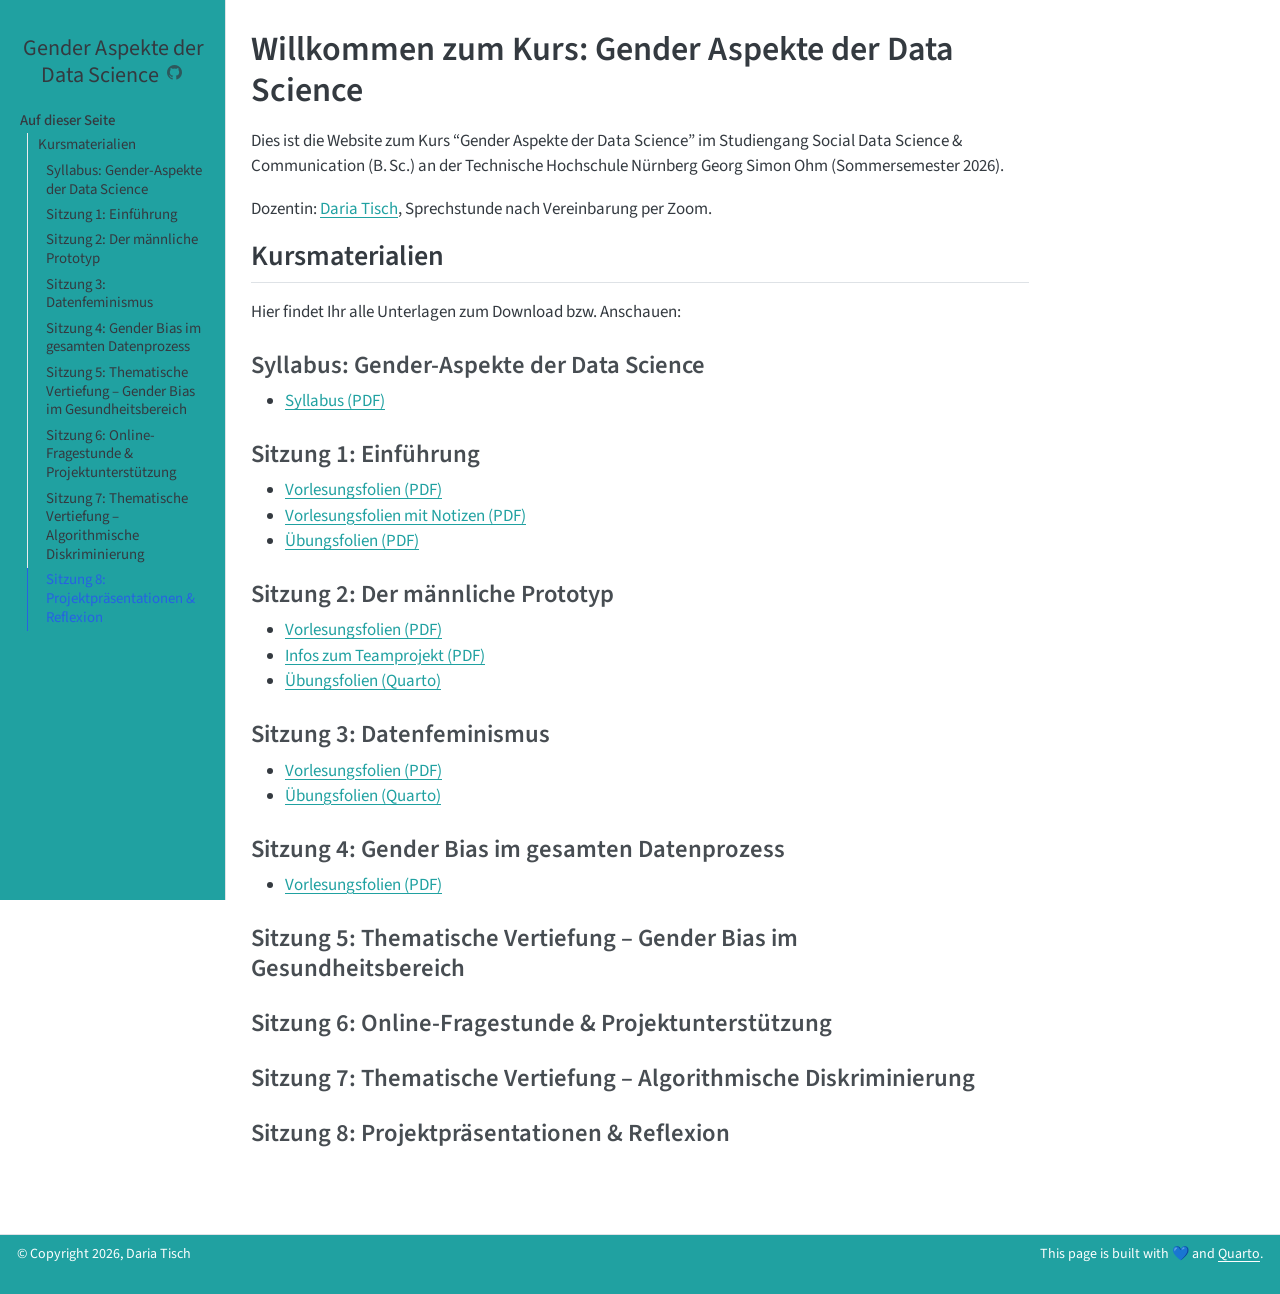
<file: docs/index.html>
<!DOCTYPE html>
<html xmlns="http://www.w3.org/1999/xhtml" lang="de" xml:lang="de"><head>

<meta charset="utf-8">
<meta name="generator" content="quarto-1.6.39">

<meta name="viewport" content="width=device-width, initial-scale=1.0, user-scalable=yes">


<title>Willkommen zum Kurs: Gender Aspekte der Data Science – Gender Aspekte der Data Science</title>
<style>
code{white-space: pre-wrap;}
span.smallcaps{font-variant: small-caps;}
div.columns{display: flex; gap: min(4vw, 1.5em);}
div.column{flex: auto; overflow-x: auto;}
div.hanging-indent{margin-left: 1.5em; text-indent: -1.5em;}
ul.task-list{list-style: none;}
ul.task-list li input[type="checkbox"] {
  width: 0.8em;
  margin: 0 0.8em 0.2em -1em; /* quarto-specific, see https://github.com/quarto-dev/quarto-cli/issues/4556 */ 
  vertical-align: middle;
}
</style>


<script src="site_libs/quarto-nav/quarto-nav.js"></script>
<script src="site_libs/clipboard/clipboard.min.js"></script>
<script src="site_libs/quarto-search/autocomplete.umd.js"></script>
<script src="site_libs/quarto-search/fuse.min.js"></script>
<script src="site_libs/quarto-search/quarto-search.js"></script>
<meta name="quarto:offset" content="./">
<script src="site_libs/quarto-html/quarto.js"></script>
<script src="site_libs/quarto-html/popper.min.js"></script>
<script src="site_libs/quarto-html/tippy.umd.min.js"></script>
<script src="site_libs/quarto-html/anchor.min.js"></script>
<link href="site_libs/quarto-html/tippy.css" rel="stylesheet">
<link href="site_libs/quarto-html/quarto-syntax-highlighting-e26003cea8cd680ca0c55a263523d882.css" rel="stylesheet" id="quarto-text-highlighting-styles">
<script src="site_libs/bootstrap/bootstrap.min.js"></script>
<link href="site_libs/bootstrap/bootstrap-icons.css" rel="stylesheet">
<link href="site_libs/bootstrap/bootstrap-8b5f6328e889d27b64a6ce8f4bb5505e.min.css" rel="stylesheet" append-hash="true" id="quarto-bootstrap" data-mode="light">
<script id="quarto-search-options" type="application/json">{
  "location": "sidebar",
  "copy-button": false,
  "collapse-after": 3,
  "panel-placement": "start",
  "type": "textbox",
  "limit": 50,
  "keyboard-shortcut": [
    "f",
    "/",
    "s"
  ],
  "show-item-context": false,
  "language": {
    "search-no-results-text": "Keine Treffer",
    "search-matching-documents-text": "Treffer",
    "search-copy-link-title": "Link in die Suche kopieren",
    "search-hide-matches-text": "Zusätzliche Treffer verbergen",
    "search-more-match-text": "weitere Treffer in diesem Dokument",
    "search-more-matches-text": "weitere Treffer in diesem Dokument",
    "search-clear-button-title": "Zurücksetzen",
    "search-text-placeholder": "",
    "search-detached-cancel-button-title": "Abbrechen",
    "search-submit-button-title": "Abschicken",
    "search-label": "Suchen"
  }
}</script>


</head>

<body class="nav-sidebar docked">

<div id="quarto-search-results"></div>
  <header id="quarto-header" class="headroom fixed-top">
  <nav class="quarto-secondary-nav">
    <div class="container-fluid d-flex">
      <button type="button" class="quarto-btn-toggle btn" data-bs-toggle="collapse" role="button" data-bs-target=".quarto-sidebar-collapse-item" aria-controls="quarto-sidebar" aria-expanded="false" aria-label="Seitenleiste umschalten" onclick="if (window.quartoToggleHeadroom) { window.quartoToggleHeadroom(); }">
        <i class="bi bi-layout-text-sidebar-reverse"></i>
      </button>
        <nav class="quarto-page-breadcrumbs" aria-label="breadcrumb"><ol class="breadcrumb"><li class="breadcrumb-item">
      Gender Aspekte der Data Science
      </li></ol></nav>
        <a class="flex-grow-1" role="navigation" data-bs-toggle="collapse" data-bs-target=".quarto-sidebar-collapse-item" aria-controls="quarto-sidebar" aria-expanded="false" aria-label="Seitenleiste umschalten" onclick="if (window.quartoToggleHeadroom) { window.quartoToggleHeadroom(); }">      
        </a>
    </div>
  </nav>
</header>
<!-- content -->
<div id="quarto-content" class="quarto-container page-columns page-rows-contents page-layout-article">
<!-- sidebar -->
  <nav id="quarto-sidebar" class="sidebar collapse collapse-horizontal quarto-sidebar-collapse-item sidebar-navigation docked overflow-auto">
    <div class="pt-lg-2 mt-2 text-center sidebar-header">
    <div class="sidebar-title mb-0 py-0">
      <a href="./">Gender Aspekte der Data Science</a> 
        <div class="sidebar-tools-main">
    <a href="https://github.com/dariatisch/gender_data_science_2026" title="GitHub" class="quarto-navigation-tool px-1" aria-label="GitHub"><i class="bi bi-github"></i></a>
</div>
    </div>
      </div>
    <nav id="TOC" role="doc-toc" class="toc-active">
    <h2 id="toc-title">Auf dieser Seite</h2>
   
  <ul>
  <li><a href="#kursmaterialien" id="toc-kursmaterialien" class="nav-link active" data-scroll-target="#kursmaterialien">Kursmaterialien</a>
  <ul class="collapse">
  <li><a href="#syllabus-gender-aspekte-der-data-science" id="toc-syllabus-gender-aspekte-der-data-science" class="nav-link" data-scroll-target="#syllabus-gender-aspekte-der-data-science">Syllabus: Gender-Aspekte der Data Science</a></li>
  <li><a href="#sitzung-1-einführung" id="toc-sitzung-1-einführung" class="nav-link" data-scroll-target="#sitzung-1-einführung">Sitzung 1: Einführung</a></li>
  <li><a href="#sitzung-2-der-männliche-prototyp" id="toc-sitzung-2-der-männliche-prototyp" class="nav-link" data-scroll-target="#sitzung-2-der-männliche-prototyp">Sitzung 2: Der männliche Prototyp</a></li>
  <li><a href="#sitzung-3-datenfeminismus" id="toc-sitzung-3-datenfeminismus" class="nav-link" data-scroll-target="#sitzung-3-datenfeminismus">Sitzung 3: Datenfeminismus</a></li>
  <li><a href="#sitzung-4-gender-bias-im-gesamten-datenprozess" id="toc-sitzung-4-gender-bias-im-gesamten-datenprozess" class="nav-link" data-scroll-target="#sitzung-4-gender-bias-im-gesamten-datenprozess">Sitzung 4: Gender Bias im gesamten Datenprozess</a></li>
  <li><a href="#sitzung-5-thematische-vertiefung-gender-bias-im-gesundheitsbereich" id="toc-sitzung-5-thematische-vertiefung-gender-bias-im-gesundheitsbereich" class="nav-link" data-scroll-target="#sitzung-5-thematische-vertiefung-gender-bias-im-gesundheitsbereich">Sitzung 5: Thematische Vertiefung – Gender Bias im Gesundheitsbereich</a></li>
  <li><a href="#sitzung-6-online-fragestunde-projektunterstützung" id="toc-sitzung-6-online-fragestunde-projektunterstützung" class="nav-link" data-scroll-target="#sitzung-6-online-fragestunde-projektunterstützung">Sitzung 6: Online-Fragestunde &amp; Projektunterstützung</a></li>
  <li><a href="#sitzung-7-thematische-vertiefung-algorithmische-diskriminierung" id="toc-sitzung-7-thematische-vertiefung-algorithmische-diskriminierung" class="nav-link" data-scroll-target="#sitzung-7-thematische-vertiefung-algorithmische-diskriminierung">Sitzung 7: Thematische Vertiefung – Algorithmische Diskriminierung</a></li>
  <li><a href="#sitzung-8-projektpräsentationen-reflexion" id="toc-sitzung-8-projektpräsentationen-reflexion" class="nav-link" data-scroll-target="#sitzung-8-projektpräsentationen-reflexion">Sitzung 8: Projektpräsentationen &amp; Reflexion</a></li>
  </ul></li>
  </ul>
</nav>
</nav>
<div id="quarto-sidebar-glass" class="quarto-sidebar-collapse-item" data-bs-toggle="collapse" data-bs-target=".quarto-sidebar-collapse-item"></div>
<!-- margin-sidebar -->
    <div id="quarto-margin-sidebar" class="sidebar margin-sidebar zindex-bottom">
    </div>
<!-- main -->
<main class="content" id="quarto-document-content">

<header id="title-block-header" class="quarto-title-block default">
<div class="quarto-title">
<h1 class="title">Willkommen zum Kurs: Gender Aspekte der Data Science</h1>
</div>



<div class="quarto-title-meta">

    
  
    
  </div>
  


</header>


<p>Dies ist die Website zum Kurs “Gender Aspekte der Data Science” im Studiengang Social Data Science &amp; Communication (B. Sc.) an der Technische Hochschule Nürnberg Georg Simon Ohm (Sommersemester 2026).</p>
<p>Dozentin: <a href="https://dariatisch.github.io/">Daria Tisch</a>, Sprechstunde nach Vereinbarung per Zoom.</p>
<section id="kursmaterialien" class="level2">
<h2 class="anchored" data-anchor-id="kursmaterialien">Kursmaterialien</h2>
<p>Hier findet Ihr alle Unterlagen zum Download bzw. Anschauen:</p>
<section id="syllabus-gender-aspekte-der-data-science" class="level3">
<h3 class="anchored" data-anchor-id="syllabus-gender-aspekte-der-data-science">Syllabus: Gender-Aspekte der Data Science</h3>
<ul>
<li><a href="slides_pdf/syllabus_gender_data_science_SS_2026.pdf">Syllabus (PDF)</a></li>
</ul>
</section>
<section id="sitzung-1-einführung" class="level3">
<h3 class="anchored" data-anchor-id="sitzung-1-einführung">Sitzung 1: Einführung</h3>
<ul>
<li><a href="slides_pdf/01a_gender_data_science.pdf">Vorlesungsfolien (PDF)</a></li>
<li><a href="slides_pdf/01a_gender_data_science_mit_notizen.pdf">Vorlesungsfolien mit Notizen (PDF)</a></li>
<li><a href="slides_pdf/01b_gender_data_science.pdf">Übungsfolien (PDF)</a></li>
</ul>
</section>
<section id="sitzung-2-der-männliche-prototyp" class="level3">
<h3 class="anchored" data-anchor-id="sitzung-2-der-männliche-prototyp">Sitzung 2: Der männliche Prototyp</h3>
<ul>
<li><a href="slides_pdf/02a_gender_data_science.pdf">Vorlesungsfolien (PDF)</a></li>
<li><a href="slides_pdf/02b_gender_data_science.pdf">Infos zum Teamprojekt (PDF)</a></li>
<li><a href="slides_quarto/02b_gender_data_science.html">Übungsfolien (Quarto)</a></li>
</ul>
</section>
<section id="sitzung-3-datenfeminismus" class="level3">
<h3 class="anchored" data-anchor-id="sitzung-3-datenfeminismus">Sitzung 3: Datenfeminismus</h3>
<ul>
<li><a href="slides_pdf/03a_gender_data_science.pdf">Vorlesungsfolien (PDF)</a></li>
<li><a href="slides_quarto/03b_gender_data_science.html">Übungsfolien (Quarto)</a></li>
</ul>
</section>
<section id="sitzung-4-gender-bias-im-gesamten-datenprozess" class="level3">
<h3 class="anchored" data-anchor-id="sitzung-4-gender-bias-im-gesamten-datenprozess">Sitzung 4: Gender Bias im gesamten Datenprozess</h3>
<ul>
<li><a href="slides_pdf/04a_gender_data_science.pdf">Vorlesungsfolien (PDF)</a></li>
</ul>
</section>
<section id="sitzung-5-thematische-vertiefung-gender-bias-im-gesundheitsbereich" class="level3">
<h3 class="anchored" data-anchor-id="sitzung-5-thematische-vertiefung-gender-bias-im-gesundheitsbereich">Sitzung 5: Thematische Vertiefung – Gender Bias im Gesundheitsbereich</h3>
</section>
<section id="sitzung-6-online-fragestunde-projektunterstützung" class="level3">
<h3 class="anchored" data-anchor-id="sitzung-6-online-fragestunde-projektunterstützung">Sitzung 6: Online-Fragestunde &amp; Projektunterstützung</h3>
</section>
<section id="sitzung-7-thematische-vertiefung-algorithmische-diskriminierung" class="level3">
<h3 class="anchored" data-anchor-id="sitzung-7-thematische-vertiefung-algorithmische-diskriminierung">Sitzung 7: Thematische Vertiefung – Algorithmische Diskriminierung</h3>
</section>
<section id="sitzung-8-projektpräsentationen-reflexion" class="level3">
<h3 class="anchored" data-anchor-id="sitzung-8-projektpräsentationen-reflexion">Sitzung 8: Projektpräsentationen &amp; Reflexion</h3>


</section>
</section>

</main> <!-- /main -->
<script id="quarto-html-after-body" type="application/javascript">
window.document.addEventListener("DOMContentLoaded", function (event) {
  const toggleBodyColorMode = (bsSheetEl) => {
    const mode = bsSheetEl.getAttribute("data-mode");
    const bodyEl = window.document.querySelector("body");
    if (mode === "dark") {
      bodyEl.classList.add("quarto-dark");
      bodyEl.classList.remove("quarto-light");
    } else {
      bodyEl.classList.add("quarto-light");
      bodyEl.classList.remove("quarto-dark");
    }
  }
  const toggleBodyColorPrimary = () => {
    const bsSheetEl = window.document.querySelector("link#quarto-bootstrap");
    if (bsSheetEl) {
      toggleBodyColorMode(bsSheetEl);
    }
  }
  toggleBodyColorPrimary();  
  const icon = "";
  const anchorJS = new window.AnchorJS();
  anchorJS.options = {
    placement: 'right',
    icon: icon
  };
  anchorJS.add('.anchored');
  const isCodeAnnotation = (el) => {
    for (const clz of el.classList) {
      if (clz.startsWith('code-annotation-')) {                     
        return true;
      }
    }
    return false;
  }
  const onCopySuccess = function(e) {
    // button target
    const button = e.trigger;
    // don't keep focus
    button.blur();
    // flash "checked"
    button.classList.add('code-copy-button-checked');
    var currentTitle = button.getAttribute("title");
    button.setAttribute("title", "Kopiert");
    let tooltip;
    if (window.bootstrap) {
      button.setAttribute("data-bs-toggle", "tooltip");
      button.setAttribute("data-bs-placement", "left");
      button.setAttribute("data-bs-title", "Kopiert");
      tooltip = new bootstrap.Tooltip(button, 
        { trigger: "manual", 
          customClass: "code-copy-button-tooltip",
          offset: [0, -8]});
      tooltip.show();    
    }
    setTimeout(function() {
      if (tooltip) {
        tooltip.hide();
        button.removeAttribute("data-bs-title");
        button.removeAttribute("data-bs-toggle");
        button.removeAttribute("data-bs-placement");
      }
      button.setAttribute("title", currentTitle);
      button.classList.remove('code-copy-button-checked');
    }, 1000);
    // clear code selection
    e.clearSelection();
  }
  const getTextToCopy = function(trigger) {
      const codeEl = trigger.previousElementSibling.cloneNode(true);
      for (const childEl of codeEl.children) {
        if (isCodeAnnotation(childEl)) {
          childEl.remove();
        }
      }
      return codeEl.innerText;
  }
  const clipboard = new window.ClipboardJS('.code-copy-button:not([data-in-quarto-modal])', {
    text: getTextToCopy
  });
  clipboard.on('success', onCopySuccess);
  if (window.document.getElementById('quarto-embedded-source-code-modal')) {
    const clipboardModal = new window.ClipboardJS('.code-copy-button[data-in-quarto-modal]', {
      text: getTextToCopy,
      container: window.document.getElementById('quarto-embedded-source-code-modal')
    });
    clipboardModal.on('success', onCopySuccess);
  }
    var localhostRegex = new RegExp(/^(?:http|https):\/\/localhost\:?[0-9]*\//);
    var mailtoRegex = new RegExp(/^mailto:/);
      var filterRegex = new RegExp('/' + window.location.host + '/');
    var isInternal = (href) => {
        return filterRegex.test(href) || localhostRegex.test(href) || mailtoRegex.test(href);
    }
    // Inspect non-navigation links and adorn them if external
 	var links = window.document.querySelectorAll('a[href]:not(.nav-link):not(.navbar-brand):not(.toc-action):not(.sidebar-link):not(.sidebar-item-toggle):not(.pagination-link):not(.no-external):not([aria-hidden]):not(.dropdown-item):not(.quarto-navigation-tool):not(.about-link)');
    for (var i=0; i<links.length; i++) {
      const link = links[i];
      if (!isInternal(link.href)) {
        // undo the damage that might have been done by quarto-nav.js in the case of
        // links that we want to consider external
        if (link.dataset.originalHref !== undefined) {
          link.href = link.dataset.originalHref;
        }
      }
    }
  function tippyHover(el, contentFn, onTriggerFn, onUntriggerFn) {
    const config = {
      allowHTML: true,
      maxWidth: 500,
      delay: 100,
      arrow: false,
      appendTo: function(el) {
          return el.parentElement;
      },
      interactive: true,
      interactiveBorder: 10,
      theme: 'quarto',
      placement: 'bottom-start',
    };
    if (contentFn) {
      config.content = contentFn;
    }
    if (onTriggerFn) {
      config.onTrigger = onTriggerFn;
    }
    if (onUntriggerFn) {
      config.onUntrigger = onUntriggerFn;
    }
    window.tippy(el, config); 
  }
  const noterefs = window.document.querySelectorAll('a[role="doc-noteref"]');
  for (var i=0; i<noterefs.length; i++) {
    const ref = noterefs[i];
    tippyHover(ref, function() {
      // use id or data attribute instead here
      let href = ref.getAttribute('data-footnote-href') || ref.getAttribute('href');
      try { href = new URL(href).hash; } catch {}
      const id = href.replace(/^#\/?/, "");
      const note = window.document.getElementById(id);
      if (note) {
        return note.innerHTML;
      } else {
        return "";
      }
    });
  }
  const xrefs = window.document.querySelectorAll('a.quarto-xref');
  const processXRef = (id, note) => {
    // Strip column container classes
    const stripColumnClz = (el) => {
      el.classList.remove("page-full", "page-columns");
      if (el.children) {
        for (const child of el.children) {
          stripColumnClz(child);
        }
      }
    }
    stripColumnClz(note)
    if (id === null || id.startsWith('sec-')) {
      // Special case sections, only their first couple elements
      const container = document.createElement("div");
      if (note.children && note.children.length > 2) {
        container.appendChild(note.children[0].cloneNode(true));
        for (let i = 1; i < note.children.length; i++) {
          const child = note.children[i];
          if (child.tagName === "P" && child.innerText === "") {
            continue;
          } else {
            container.appendChild(child.cloneNode(true));
            break;
          }
        }
        if (window.Quarto?.typesetMath) {
          window.Quarto.typesetMath(container);
        }
        return container.innerHTML
      } else {
        if (window.Quarto?.typesetMath) {
          window.Quarto.typesetMath(note);
        }
        return note.innerHTML;
      }
    } else {
      // Remove any anchor links if they are present
      const anchorLink = note.querySelector('a.anchorjs-link');
      if (anchorLink) {
        anchorLink.remove();
      }
      if (window.Quarto?.typesetMath) {
        window.Quarto.typesetMath(note);
      }
      if (note.classList.contains("callout")) {
        return note.outerHTML;
      } else {
        return note.innerHTML;
      }
    }
  }
  for (var i=0; i<xrefs.length; i++) {
    const xref = xrefs[i];
    tippyHover(xref, undefined, function(instance) {
      instance.disable();
      let url = xref.getAttribute('href');
      let hash = undefined; 
      if (url.startsWith('#')) {
        hash = url;
      } else {
        try { hash = new URL(url).hash; } catch {}
      }
      if (hash) {
        const id = hash.replace(/^#\/?/, "");
        const note = window.document.getElementById(id);
        if (note !== null) {
          try {
            const html = processXRef(id, note.cloneNode(true));
            instance.setContent(html);
          } finally {
            instance.enable();
            instance.show();
          }
        } else {
          // See if we can fetch this
          fetch(url.split('#')[0])
          .then(res => res.text())
          .then(html => {
            const parser = new DOMParser();
            const htmlDoc = parser.parseFromString(html, "text/html");
            const note = htmlDoc.getElementById(id);
            if (note !== null) {
              const html = processXRef(id, note);
              instance.setContent(html);
            } 
          }).finally(() => {
            instance.enable();
            instance.show();
          });
        }
      } else {
        // See if we can fetch a full url (with no hash to target)
        // This is a special case and we should probably do some content thinning / targeting
        fetch(url)
        .then(res => res.text())
        .then(html => {
          const parser = new DOMParser();
          const htmlDoc = parser.parseFromString(html, "text/html");
          const note = htmlDoc.querySelector('main.content');
          if (note !== null) {
            // This should only happen for chapter cross references
            // (since there is no id in the URL)
            // remove the first header
            if (note.children.length > 0 && note.children[0].tagName === "HEADER") {
              note.children[0].remove();
            }
            const html = processXRef(null, note);
            instance.setContent(html);
          } 
        }).finally(() => {
          instance.enable();
          instance.show();
        });
      }
    }, function(instance) {
    });
  }
      let selectedAnnoteEl;
      const selectorForAnnotation = ( cell, annotation) => {
        let cellAttr = 'data-code-cell="' + cell + '"';
        let lineAttr = 'data-code-annotation="' +  annotation + '"';
        const selector = 'span[' + cellAttr + '][' + lineAttr + ']';
        return selector;
      }
      const selectCodeLines = (annoteEl) => {
        const doc = window.document;
        const targetCell = annoteEl.getAttribute("data-target-cell");
        const targetAnnotation = annoteEl.getAttribute("data-target-annotation");
        const annoteSpan = window.document.querySelector(selectorForAnnotation(targetCell, targetAnnotation));
        const lines = annoteSpan.getAttribute("data-code-lines").split(",");
        const lineIds = lines.map((line) => {
          return targetCell + "-" + line;
        })
        let top = null;
        let height = null;
        let parent = null;
        if (lineIds.length > 0) {
            //compute the position of the single el (top and bottom and make a div)
            const el = window.document.getElementById(lineIds[0]);
            top = el.offsetTop;
            height = el.offsetHeight;
            parent = el.parentElement.parentElement;
          if (lineIds.length > 1) {
            const lastEl = window.document.getElementById(lineIds[lineIds.length - 1]);
            const bottom = lastEl.offsetTop + lastEl.offsetHeight;
            height = bottom - top;
          }
          if (top !== null && height !== null && parent !== null) {
            // cook up a div (if necessary) and position it 
            let div = window.document.getElementById("code-annotation-line-highlight");
            if (div === null) {
              div = window.document.createElement("div");
              div.setAttribute("id", "code-annotation-line-highlight");
              div.style.position = 'absolute';
              parent.appendChild(div);
            }
            div.style.top = top - 2 + "px";
            div.style.height = height + 4 + "px";
            div.style.left = 0;
            let gutterDiv = window.document.getElementById("code-annotation-line-highlight-gutter");
            if (gutterDiv === null) {
              gutterDiv = window.document.createElement("div");
              gutterDiv.setAttribute("id", "code-annotation-line-highlight-gutter");
              gutterDiv.style.position = 'absolute';
              const codeCell = window.document.getElementById(targetCell);
              const gutter = codeCell.querySelector('.code-annotation-gutter');
              gutter.appendChild(gutterDiv);
            }
            gutterDiv.style.top = top - 2 + "px";
            gutterDiv.style.height = height + 4 + "px";
          }
          selectedAnnoteEl = annoteEl;
        }
      };
      const unselectCodeLines = () => {
        const elementsIds = ["code-annotation-line-highlight", "code-annotation-line-highlight-gutter"];
        elementsIds.forEach((elId) => {
          const div = window.document.getElementById(elId);
          if (div) {
            div.remove();
          }
        });
        selectedAnnoteEl = undefined;
      };
        // Handle positioning of the toggle
    window.addEventListener(
      "resize",
      throttle(() => {
        elRect = undefined;
        if (selectedAnnoteEl) {
          selectCodeLines(selectedAnnoteEl);
        }
      }, 10)
    );
    function throttle(fn, ms) {
    let throttle = false;
    let timer;
      return (...args) => {
        if(!throttle) { // first call gets through
            fn.apply(this, args);
            throttle = true;
        } else { // all the others get throttled
            if(timer) clearTimeout(timer); // cancel #2
            timer = setTimeout(() => {
              fn.apply(this, args);
              timer = throttle = false;
            }, ms);
        }
      };
    }
      // Attach click handler to the DT
      const annoteDls = window.document.querySelectorAll('dt[data-target-cell]');
      for (const annoteDlNode of annoteDls) {
        annoteDlNode.addEventListener('click', (event) => {
          const clickedEl = event.target;
          if (clickedEl !== selectedAnnoteEl) {
            unselectCodeLines();
            const activeEl = window.document.querySelector('dt[data-target-cell].code-annotation-active');
            if (activeEl) {
              activeEl.classList.remove('code-annotation-active');
            }
            selectCodeLines(clickedEl);
            clickedEl.classList.add('code-annotation-active');
          } else {
            // Unselect the line
            unselectCodeLines();
            clickedEl.classList.remove('code-annotation-active');
          }
        });
      }
  const findCites = (el) => {
    const parentEl = el.parentElement;
    if (parentEl) {
      const cites = parentEl.dataset.cites;
      if (cites) {
        return {
          el,
          cites: cites.split(' ')
        };
      } else {
        return findCites(el.parentElement)
      }
    } else {
      return undefined;
    }
  };
  var bibliorefs = window.document.querySelectorAll('a[role="doc-biblioref"]');
  for (var i=0; i<bibliorefs.length; i++) {
    const ref = bibliorefs[i];
    const citeInfo = findCites(ref);
    if (citeInfo) {
      tippyHover(citeInfo.el, function() {
        var popup = window.document.createElement('div');
        citeInfo.cites.forEach(function(cite) {
          var citeDiv = window.document.createElement('div');
          citeDiv.classList.add('hanging-indent');
          citeDiv.classList.add('csl-entry');
          var biblioDiv = window.document.getElementById('ref-' + cite);
          if (biblioDiv) {
            citeDiv.innerHTML = biblioDiv.innerHTML;
          }
          popup.appendChild(citeDiv);
        });
        return popup.innerHTML;
      });
    }
  }
});
</script>
</div> <!-- /content -->
<footer class="footer">
  <div class="nav-footer">
    <div class="nav-footer-left">
<p>© Copyright 2026, Daria Tisch</p>
</div>   
    <div class="nav-footer-center">
      &nbsp;
    </div>
    <div class="nav-footer-right">
<p>This page is built with 💙 and <a href="https://quarto.org/">Quarto</a>.</p>
</div>
  </div>
</footer>




</body></html>
</file>
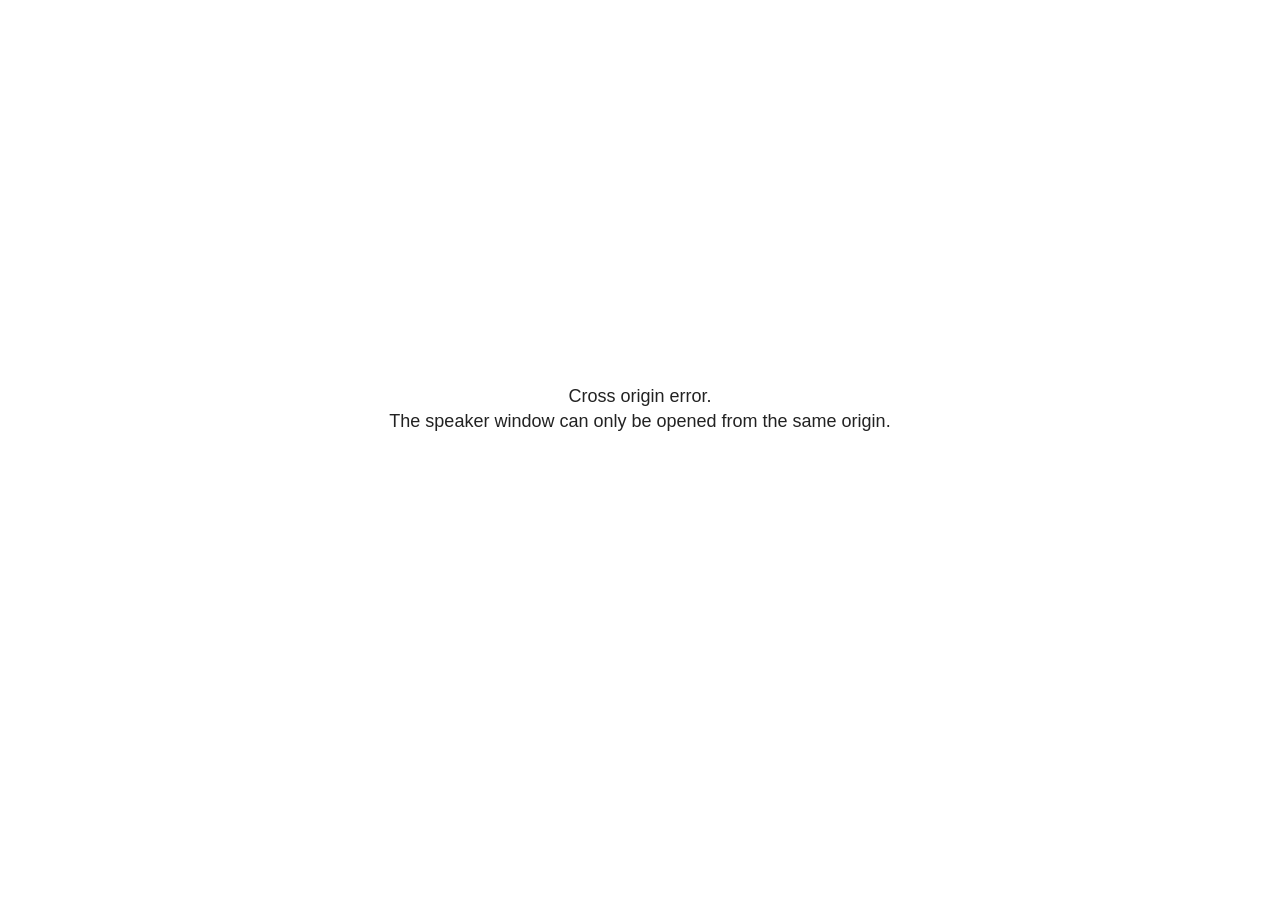
<file: _freeze/site_libs/revealjs/plugin/notes/speaker-view.html>
<!--
	NOTE: You need to build the notes plugin after making changes to this file.
-->
<html lang="en">
	<head>
		<meta charset="utf-8">

		<title>reveal.js - Speaker View</title>

		<style>
			body {
				font-family: Helvetica;
				font-size: 18px;
			}

			#current-slide,
			#upcoming-slide,
			#speaker-controls {
				padding: 6px;
				box-sizing: border-box;
				-moz-box-sizing: border-box;
			}

			#current-slide iframe,
			#upcoming-slide iframe {
				width: 100%;
				height: 100%;
				border: 1px solid #ddd;
			}

			#current-slide .label,
			#upcoming-slide .label {
				position: absolute;
				top: 10px;
				left: 10px;
				z-index: 2;
			}

			#connection-status {
				position: absolute;
				top: 0;
				left: 0;
				width: 100%;
				height: 100%;
				z-index: 20;
				padding: 30% 20% 20% 20%;
				font-size: 18px;
				color: #222;
				background: #fff;
				text-align: center;
				box-sizing: border-box;
				line-height: 1.4;
			}

			.overlay-element {
				height: 34px;
				line-height: 34px;
				padding: 0 10px;
				text-shadow: none;
				background: rgba( 220, 220, 220, 0.8 );
				color: #222;
				font-size: 14px;
			}

			.overlay-element.interactive:hover {
				background: rgba( 220, 220, 220, 1 );
			}

			#current-slide {
				position: absolute;
				width: 60%;
				height: 100%;
				top: 0;
				left: 0;
				padding-right: 0;
			}

			#upcoming-slide {
				position: absolute;
				width: 40%;
				height: 40%;
				right: 0;
				top: 0;
			}

			/* Speaker controls */
			#speaker-controls {
				position: absolute;
				top: 40%;
				right: 0;
				width: 40%;
				height: 60%;
				overflow: auto;
				font-size: 18px;
			}

				.speaker-controls-time.hidden,
				.speaker-controls-notes.hidden {
					display: none;
				}

				.speaker-controls-time .label,
				.speaker-controls-pace .label,
				.speaker-controls-notes .label {
					text-transform: uppercase;
					font-weight: normal;
					font-size: 0.66em;
					color: #666;
					margin: 0;
				}

				.speaker-controls-time, .speaker-controls-pace {
					border-bottom: 1px solid rgba( 200, 200, 200, 0.5 );
					margin-bottom: 10px;
					padding: 10px 16px;
					padding-bottom: 20px;
					cursor: pointer;
				}

				.speaker-controls-time .reset-button {
					opacity: 0;
					float: right;
					color: #666;
					text-decoration: none;
				}
				.speaker-controls-time:hover .reset-button {
					opacity: 1;
				}

				.speaker-controls-time .timer,
				.speaker-controls-time .clock {
					width: 50%;
				}

				.speaker-controls-time .timer,
				.speaker-controls-time .clock,
				.speaker-controls-time .pacing .hours-value,
				.speaker-controls-time .pacing .minutes-value,
				.speaker-controls-time .pacing .seconds-value {
					font-size: 1.9em;
				}

				.speaker-controls-time .timer {
					float: left;
				}

				.speaker-controls-time .clock {
					float: right;
					text-align: right;
				}

				.speaker-controls-time span.mute {
					opacity: 0.3;
				}

				.speaker-controls-time .pacing-title {
					margin-top: 5px;
				}

				.speaker-controls-time .pacing.ahead {
					color: blue;
				}

				.speaker-controls-time .pacing.on-track {
					color: green;
				}

				.speaker-controls-time .pacing.behind {
					color: red;
				}

				.speaker-controls-notes {
					padding: 10px 16px;
				}

				.speaker-controls-notes .value {
					margin-top: 5px;
					line-height: 1.4;
					font-size: 1.2em;
				}

			/* Layout selector */
			#speaker-layout {
				position: absolute;
				top: 10px;
				right: 10px;
				color: #222;
				z-index: 10;
			}
				#speaker-layout select {
					position: absolute;
					width: 100%;
					height: 100%;
					top: 0;
					left: 0;
					border: 0;
					box-shadow: 0;
					cursor: pointer;
					opacity: 0;

					font-size: 1em;
					background-color: transparent;

					-moz-appearance: none;
					-webkit-appearance: none;
					-webkit-tap-highlight-color: rgba(0, 0, 0, 0);
				}

				#speaker-layout select:focus {
					outline: none;
					box-shadow: none;
				}

			.clear {
				clear: both;
			}

			/* Speaker layout: Wide */
			body[data-speaker-layout="wide"] #current-slide,
			body[data-speaker-layout="wide"] #upcoming-slide {
				width: 50%;
				height: 45%;
				padding: 6px;
			}

			body[data-speaker-layout="wide"] #current-slide {
				top: 0;
				left: 0;
			}

			body[data-speaker-layout="wide"] #upcoming-slide {
				top: 0;
				left: 50%;
			}

			body[data-speaker-layout="wide"] #speaker-controls {
				top: 45%;
				left: 0;
				width: 100%;
				height: 50%;
				font-size: 1.25em;
			}

			/* Speaker layout: Tall */
			body[data-speaker-layout="tall"] #current-slide,
			body[data-speaker-layout="tall"] #upcoming-slide {
				width: 45%;
				height: 50%;
				padding: 6px;
			}

			body[data-speaker-layout="tall"] #current-slide {
				top: 0;
				left: 0;
			}

			body[data-speaker-layout="tall"] #upcoming-slide {
				top: 50%;
				left: 0;
			}

			body[data-speaker-layout="tall"] #speaker-controls {
				padding-top: 40px;
				top: 0;
				left: 45%;
				width: 55%;
				height: 100%;
				font-size: 1.25em;
			}

			/* Speaker layout: Notes only */
			body[data-speaker-layout="notes-only"] #current-slide,
			body[data-speaker-layout="notes-only"] #upcoming-slide {
				display: none;
			}

			body[data-speaker-layout="notes-only"] #speaker-controls {
				padding-top: 40px;
				top: 0;
				left: 0;
				width: 100%;
				height: 100%;
				font-size: 1.25em;
			}

			@media screen and (max-width: 1080px) {
				body[data-speaker-layout="default"] #speaker-controls {
					font-size: 16px;
				}
			}

			@media screen and (max-width: 900px) {
				body[data-speaker-layout="default"] #speaker-controls {
					font-size: 14px;
				}
			}

			@media screen and (max-width: 800px) {
				body[data-speaker-layout="default"] #speaker-controls {
					font-size: 12px;
				}
			}

		</style>
	</head>

	<body>

		<div id="connection-status">Loading speaker view...</div>

		<div id="current-slide"></div>
		<div id="upcoming-slide"><span class="overlay-element label">Upcoming</span></div>
		<div id="speaker-controls">
			<div class="speaker-controls-time">
				<h4 class="label">Time <span class="reset-button">Click to Reset</span></h4>
				<div class="clock">
					<span class="clock-value">0:00 AM</span>
				</div>
				<div class="timer">
					<span class="hours-value">00</span><span class="minutes-value">:00</span><span class="seconds-value">:00</span>
				</div>
				<div class="clear"></div>

				<h4 class="label pacing-title" style="display: none">Pacing – Time to finish current slide</h4>
				<div class="pacing" style="display: none">
					<span class="hours-value">00</span><span class="minutes-value">:00</span><span class="seconds-value">:00</span>
				</div>
			</div>

			<div class="speaker-controls-notes hidden">
				<h4 class="label">Notes</h4>
				<div class="value"></div>
			</div>
		</div>
		<div id="speaker-layout" class="overlay-element interactive">
			<span class="speaker-layout-label"></span>
			<select class="speaker-layout-dropdown"></select>
		</div>

		<script>

			(function() {

				var notes,
					notesValue,
					currentState,
					currentSlide,
					upcomingSlide,
					layoutLabel,
					layoutDropdown,
					pendingCalls = {},
					lastRevealApiCallId = 0,
					connected = false

				var connectionStatus = document.querySelector( '#connection-status' );

				var SPEAKER_LAYOUTS = {
					'default': 'Default',
					'wide': 'Wide',
					'tall': 'Tall',
					'notes-only': 'Notes only'
				};

				setupLayout();

				let openerOrigin;

				try {
					openerOrigin = window.opener.location.origin;
				}
				catch ( error ) { console.warn( error ) }

				// In order to prevent XSS, the speaker view will only run if its
				// opener has the same origin as itself
				if( window.location.origin !== openerOrigin ) {
					connectionStatus.innerHTML = 'Cross origin error.<br>The speaker window can only be opened from the same origin.';
					return;
				}

				var connectionTimeout = setTimeout( function() {
					connectionStatus.innerHTML = 'Error connecting to main window.<br>Please try closing and reopening the speaker view.';
				}, 5000 );

				window.addEventListener( 'message', function( event ) {

					// Validate the origin of all messages to avoid parsing messages
					// that aren't meant for us. Ignore when running off file:// so
					// that the speaker view continues to work without a web server.
					if( window.location.origin !== event.origin && window.location.origin !== 'file://' ) {
						return
					}

					clearTimeout( connectionTimeout );
					connectionStatus.style.display = 'none';

					var data = JSON.parse( event.data );

					// The overview mode is only useful to the reveal.js instance
					// where navigation occurs so we don't sync it
					if( data.state ) delete data.state.overview;

					// Messages sent by the notes plugin inside of the main window
					if( data && data.namespace === 'reveal-notes' ) {
						if( data.type === 'connect' ) {
							handleConnectMessage( data );
						}
						else if( data.type === 'state' ) {
							handleStateMessage( data );
						}
						else if( data.type === 'return' ) {
							pendingCalls[data.callId](data.result);
							delete pendingCalls[data.callId];
						}
					}
					// Messages sent by the reveal.js inside of the current slide preview
					else if( data && data.namespace === 'reveal' ) {
						if( /ready/.test( data.eventName ) ) {
							// Send a message back to notify that the handshake is complete
							window.opener.postMessage( JSON.stringify({ namespace: 'reveal-notes', type: 'connected'} ), '*' );
						}
						else if( /slidechanged|fragmentshown|fragmenthidden|paused|resumed/.test( data.eventName ) && currentState !== JSON.stringify( data.state ) ) {

							dispatchStateToMainWindow( data.state );

						}
					}

				} );

				/**
				 * Updates the presentation in the main window to match the state
				 * of the presentation in the notes window.
				 */
				const dispatchStateToMainWindow = debounce(( state ) => {
					window.opener.postMessage( JSON.stringify({ method: 'setState', args: [ state ]} ), '*' );
				}, 500);

				/**
				 * Asynchronously calls the Reveal.js API of the main frame.
				 */
				function callRevealApi( methodName, methodArguments, callback ) {

					var callId = ++lastRevealApiCallId;
					pendingCalls[callId] = callback;
					window.opener.postMessage( JSON.stringify( {
						namespace: 'reveal-notes',
						type: 'call',
						callId: callId,
						methodName: methodName,
						arguments: methodArguments
					} ), '*' );

				}

				/**
				 * Called when the main window is trying to establish a
				 * connection.
				 */
				function handleConnectMessage( data ) {

					if( connected === false ) {
						connected = true;

						setupIframes( data );
						setupKeyboard();
						setupNotes();
						setupTimer();
						setupHeartbeat();
					}

				}

				/**
				 * Called when the main window sends an updated state.
				 */
				function handleStateMessage( data ) {

					// Store the most recently set state to avoid circular loops
					// applying the same state
					currentState = JSON.stringify( data.state );

					// No need for updating the notes in case of fragment changes
					if ( data.notes ) {
						notes.classList.remove( 'hidden' );
						notesValue.style.whiteSpace = data.whitespace;
						if( data.markdown ) {
							notesValue.innerHTML = marked( data.notes );
						}
						else {
							notesValue.innerHTML = data.notes;
						}
					}
					else {
						notes.classList.add( 'hidden' );
					}

					// Update the note slides
					currentSlide.contentWindow.postMessage( JSON.stringify({ method: 'setState', args: [ data.state ] }), '*' );
					upcomingSlide.contentWindow.postMessage( JSON.stringify({ method: 'setState', args: [ data.state ] }), '*' );
					upcomingSlide.contentWindow.postMessage( JSON.stringify({ method: 'next' }), '*' );

				}

				// Limit to max one state update per X ms
				handleStateMessage = debounce( handleStateMessage, 200 );

				/**
				 * Forward keyboard events to the current slide window.
				 * This enables keyboard events to work even if focus
				 * isn't set on the current slide iframe.
				 *
				 * Block F5 default handling, it reloads and disconnects
				 * the speaker notes window.
				 */
				function setupKeyboard() {

					document.addEventListener( 'keydown', function( event ) {
						if( event.keyCode === 116 || ( event.metaKey && event.keyCode === 82 ) ) {
							event.preventDefault();
							return false;
						}
						currentSlide.contentWindow.postMessage( JSON.stringify({ method: 'triggerKey', args: [ event.keyCode ] }), '*' );
					} );

				}

				/**
				 * Creates the preview iframes.
				 */
				function setupIframes( data ) {

					var params = [
						'receiver',
						'progress=false',
						'history=false',
						'transition=none',
						'autoSlide=0',
						'backgroundTransition=none'
					].join( '&' );

					var urlSeparator = /\?/.test(data.url) ? '&' : '?';
					var hash = '#/' + data.state.indexh + '/' + data.state.indexv;
					var currentURL = data.url + urlSeparator + params + '&scrollActivationWidth=false&postMessageEvents=true' + hash;
					var upcomingURL = data.url + urlSeparator + params + '&scrollActivationWidth=false&controls=false' + hash;

					currentSlide = document.createElement( 'iframe' );
					currentSlide.setAttribute( 'width', 1280 );
					currentSlide.setAttribute( 'height', 1024 );
					currentSlide.setAttribute( 'src', currentURL );
					document.querySelector( '#current-slide' ).appendChild( currentSlide );

					upcomingSlide = document.createElement( 'iframe' );
					upcomingSlide.setAttribute( 'width', 640 );
					upcomingSlide.setAttribute( 'height', 512 );
					upcomingSlide.setAttribute( 'src', upcomingURL );
					document.querySelector( '#upcoming-slide' ).appendChild( upcomingSlide );

				}

				/**
				 * Setup the notes UI.
				 */
				function setupNotes() {

					notes = document.querySelector( '.speaker-controls-notes' );
					notesValue = document.querySelector( '.speaker-controls-notes .value' );

				}

				/**
				 * We send out a heartbeat at all times to ensure we can
				 * reconnect with the main presentation window after reloads.
				 */
				function setupHeartbeat() {

					setInterval( () => {
						window.opener.postMessage( JSON.stringify({ namespace: 'reveal-notes', type: 'heartbeat'} ), '*' );
					}, 1000 );

				}

				function getTimings( callback ) {

					callRevealApi( 'getSlidesAttributes', [], function ( slideAttributes ) {
						callRevealApi( 'getConfig', [], function ( config ) {
							var totalTime = config.totalTime;
							var minTimePerSlide = config.minimumTimePerSlide || 0;
							var defaultTiming = config.defaultTiming;
							if ((defaultTiming == null) && (totalTime == null)) {
								callback(null);
								return;
							}
							// Setting totalTime overrides defaultTiming
							if (totalTime) {
								defaultTiming = 0;
							}
							var timings = [];
							for ( var i in slideAttributes ) {
								var slide = slideAttributes[ i ];
								var timing = defaultTiming;
								if( slide.hasOwnProperty( 'data-timing' )) {
									var t = slide[ 'data-timing' ];
									timing = parseInt(t);
									if( isNaN(timing) ) {
										console.warn("Could not parse timing '" + t + "' of slide " + i + "; using default of " + defaultTiming);
										timing = defaultTiming;
									}
								}
								timings.push(timing);
							}
							if ( totalTime ) {
								// After we've allocated time to individual slides, we summarize it and
								// subtract it from the total time
								var remainingTime = totalTime - timings.reduce( function(a, b) { return a + b; }, 0 );
								// The remaining time is divided by the number of slides that have 0 seconds
								// allocated at the moment, giving the average time-per-slide on the remaining slides
								var remainingSlides = (timings.filter( function(x) { return x == 0 }) ).length
								var timePerSlide = Math.round( remainingTime / remainingSlides, 0 )
								// And now we replace every zero-value timing with that average
								timings = timings.map( function(x) { return (x==0 ? timePerSlide : x) } );
							}
							var slidesUnderMinimum = timings.filter( function(x) { return (x < minTimePerSlide) } ).length
							if ( slidesUnderMinimum ) {
								message = "The pacing time for " + slidesUnderMinimum + " slide(s) is under the configured minimum of " + minTimePerSlide + " seconds. Check the data-timing attribute on individual slides, or consider increasing the totalTime or minimumTimePerSlide configuration options (or removing some slides).";
								alert(message);
							}
							callback( timings );
						} );
					} );

				}

				/**
				 * Return the number of seconds allocated for presenting
				 * all slides up to and including this one.
				 */
				function getTimeAllocated( timings, callback ) {

					callRevealApi( 'getSlidePastCount', [], function ( currentSlide ) {
						var allocated = 0;
						for (var i in timings.slice(0, currentSlide + 1)) {
							allocated += timings[i];
						}
						callback( allocated );
					} );

				}

				/**
				 * Create the timer and clock and start updating them
				 * at an interval.
				 */
				function setupTimer() {

					var start = new Date(),
					timeEl = document.querySelector( '.speaker-controls-time' ),
					clockEl = timeEl.querySelector( '.clock-value' ),
					hoursEl = timeEl.querySelector( '.hours-value' ),
					minutesEl = timeEl.querySelector( '.minutes-value' ),
					secondsEl = timeEl.querySelector( '.seconds-value' ),
					pacingTitleEl = timeEl.querySelector( '.pacing-title' ),
					pacingEl = timeEl.querySelector( '.pacing' ),
					pacingHoursEl = pacingEl.querySelector( '.hours-value' ),
					pacingMinutesEl = pacingEl.querySelector( '.minutes-value' ),
					pacingSecondsEl = pacingEl.querySelector( '.seconds-value' );

					var timings = null;
					getTimings( function ( _timings ) {

						timings = _timings;
						if (_timings !== null) {
							pacingTitleEl.style.removeProperty('display');
							pacingEl.style.removeProperty('display');
						}

						// Update once directly
						_updateTimer();

						// Then update every second
						setInterval( _updateTimer, 1000 );

					} );


					function _resetTimer() {

						if (timings == null) {
							start = new Date();
							_updateTimer();
						}
						else {
							// Reset timer to beginning of current slide
							getTimeAllocated( timings, function ( slideEndTimingSeconds ) {
								var slideEndTiming = slideEndTimingSeconds * 1000;
								callRevealApi( 'getSlidePastCount', [], function ( currentSlide ) {
									var currentSlideTiming = timings[currentSlide] * 1000;
									var previousSlidesTiming = slideEndTiming - currentSlideTiming;
									var now = new Date();
									start = new Date(now.getTime() - previousSlidesTiming);
									_updateTimer();
								} );
							} );
						}

					}

					timeEl.addEventListener( 'click', function() {
						_resetTimer();
						return false;
					} );

					function _displayTime( hrEl, minEl, secEl, time) {

						var sign = Math.sign(time) == -1 ? "-" : "";
						time = Math.abs(Math.round(time / 1000));
						var seconds = time % 60;
						var minutes = Math.floor( time / 60 ) % 60 ;
						var hours = Math.floor( time / ( 60 * 60 )) ;
						hrEl.innerHTML = sign + zeroPadInteger( hours );
						if (hours == 0) {
							hrEl.classList.add( 'mute' );
						}
						else {
							hrEl.classList.remove( 'mute' );
						}
						minEl.innerHTML = ':' + zeroPadInteger( minutes );
						if (hours == 0 && minutes == 0) {
							minEl.classList.add( 'mute' );
						}
						else {
							minEl.classList.remove( 'mute' );
						}
						secEl.innerHTML = ':' + zeroPadInteger( seconds );
					}

					function _updateTimer() {

						var diff, hours, minutes, seconds,
						now = new Date();

						diff = now.getTime() - start.getTime();

						clockEl.innerHTML = now.toLocaleTimeString( 'en-US', { hour12: true, hour: '2-digit', minute:'2-digit' } );
						_displayTime( hoursEl, minutesEl, secondsEl, diff );
						if (timings !== null) {
							_updatePacing(diff);
						}

					}

					function _updatePacing(diff) {

						getTimeAllocated( timings, function ( slideEndTimingSeconds ) {
							var slideEndTiming = slideEndTimingSeconds * 1000;

							callRevealApi( 'getSlidePastCount', [], function ( currentSlide ) {
								var currentSlideTiming = timings[currentSlide] * 1000;
								var timeLeftCurrentSlide = slideEndTiming - diff;
								if (timeLeftCurrentSlide < 0) {
									pacingEl.className = 'pacing behind';
								}
								else if (timeLeftCurrentSlide < currentSlideTiming) {
									pacingEl.className = 'pacing on-track';
								}
								else {
									pacingEl.className = 'pacing ahead';
								}
								_displayTime( pacingHoursEl, pacingMinutesEl, pacingSecondsEl, timeLeftCurrentSlide );
							} );
						} );
					}

				}

				/**
				 * Sets up the speaker view layout and layout selector.
				 */
				function setupLayout() {

					layoutDropdown = document.querySelector( '.speaker-layout-dropdown' );
					layoutLabel = document.querySelector( '.speaker-layout-label' );

					// Render the list of available layouts
					for( var id in SPEAKER_LAYOUTS ) {
						var option = document.createElement( 'option' );
						option.setAttribute( 'value', id );
						option.textContent = SPEAKER_LAYOUTS[ id ];
						layoutDropdown.appendChild( option );
					}

					// Monitor the dropdown for changes
					layoutDropdown.addEventListener( 'change', function( event ) {

						setLayout( layoutDropdown.value );

					}, false );

					// Restore any currently persisted layout
					setLayout( getLayout() );

				}

				/**
				 * Sets a new speaker view layout. The layout is persisted
				 * in local storage.
				 */
				function setLayout( value ) {

					var title = SPEAKER_LAYOUTS[ value ];

					layoutLabel.innerHTML = 'Layout' + ( title ? ( ': ' + title ) : '' );
					layoutDropdown.value = value;

					document.body.setAttribute( 'data-speaker-layout', value );

					// Persist locally
					if( supportsLocalStorage() ) {
						window.localStorage.setItem( 'reveal-speaker-layout', value );
					}

				}

				/**
				 * Returns the ID of the most recently set speaker layout
				 * or our default layout if none has been set.
				 */
				function getLayout() {

					if( supportsLocalStorage() ) {
						var layout = window.localStorage.getItem( 'reveal-speaker-layout' );
						if( layout ) {
							return layout;
						}
					}

					// Default to the first record in the layouts hash
					for( var id in SPEAKER_LAYOUTS ) {
						return id;
					}

				}

				function supportsLocalStorage() {

					try {
						localStorage.setItem('test', 'test');
						localStorage.removeItem('test');
						return true;
					}
					catch( e ) {
						return false;
					}

				}

				function zeroPadInteger( num ) {

					var str = '00' + parseInt( num );
					return str.substring( str.length - 2 );

				}

				/**
				 * Limits the frequency at which a function can be called.
				 */
				function debounce( fn, ms ) {

					var lastTime = 0,
						timeout;

					return function() {

						var args = arguments;
						var context = this;

						clearTimeout( timeout );

						var timeSinceLastCall = Date.now() - lastTime;
						if( timeSinceLastCall > ms ) {
							fn.apply( context, args );
							lastTime = Date.now();
						}
						else {
							timeout = setTimeout( function() {
								fn.apply( context, args );
								lastTime = Date.now();
							}, ms - timeSinceLastCall );
						}

					}

				}

			})();

		</script>
	</body>
</html>
</file>
<file: docs/site_libs/quarto-html/tippy.css>
.tippy-box[data-animation=fade][data-state=hidden]{opacity:0}[data-tippy-root]{max-width:calc(100vw - 10px)}.tippy-box{position:relative;background-color:#333;color:#fff;border-radius:4px;font-size:14px;line-height:1.4;white-space:normal;outline:0;transition-property:transform,visibility,opacity}.tippy-box[data-placement^=top]>.tippy-arrow{bottom:0}.tippy-box[data-placement^=top]>.tippy-arrow:before{bottom:-7px;left:0;border-width:8px 8px 0;border-top-color:initial;transform-origin:center top}.tippy-box[data-placement^=bottom]>.tippy-arrow{top:0}.tippy-box[data-placement^=bottom]>.tippy-arrow:before{top:-7px;left:0;border-width:0 8px 8px;border-bottom-color:initial;transform-origin:center bottom}.tippy-box[data-placement^=left]>.tippy-arrow{right:0}.tippy-box[data-placement^=left]>.tippy-arrow:before{border-width:8px 0 8px 8px;border-left-color:initial;right:-7px;transform-origin:center left}.tippy-box[data-placement^=right]>.tippy-arrow{left:0}.tippy-box[data-placement^=right]>.tippy-arrow:before{left:-7px;border-width:8px 8px 8px 0;border-right-color:initial;transform-origin:center right}.tippy-box[data-inertia][data-state=visible]{transition-timing-function:cubic-bezier(.54,1.5,.38,1.11)}.tippy-arrow{width:16px;height:16px;color:#333}.tippy-arrow:before{content:"";position:absolute;border-color:transparent;border-style:solid}.tippy-content{position:relative;padding:5px 9px;z-index:1}
</file>
<file: docs/site_libs/quarto-html/quarto-syntax-highlighting-e26003cea8cd680ca0c55a263523d882.css>
/* quarto syntax highlight colors */
:root {
  --quarto-hl-ot-color: #003B4F;
  --quarto-hl-at-color: #657422;
  --quarto-hl-ss-color: #20794D;
  --quarto-hl-an-color: #5E5E5E;
  --quarto-hl-fu-color: #4758AB;
  --quarto-hl-st-color: #20794D;
  --quarto-hl-cf-color: #003B4F;
  --quarto-hl-op-color: #5E5E5E;
  --quarto-hl-er-color: #AD0000;
  --quarto-hl-bn-color: #AD0000;
  --quarto-hl-al-color: #AD0000;
  --quarto-hl-va-color: #111111;
  --quarto-hl-bu-color: inherit;
  --quarto-hl-ex-color: inherit;
  --quarto-hl-pp-color: #AD0000;
  --quarto-hl-in-color: #5E5E5E;
  --quarto-hl-vs-color: #20794D;
  --quarto-hl-wa-color: #5E5E5E;
  --quarto-hl-do-color: #5E5E5E;
  --quarto-hl-im-color: #00769E;
  --quarto-hl-ch-color: #20794D;
  --quarto-hl-dt-color: #AD0000;
  --quarto-hl-fl-color: #AD0000;
  --quarto-hl-co-color: #5E5E5E;
  --quarto-hl-cv-color: #5E5E5E;
  --quarto-hl-cn-color: #8f5902;
  --quarto-hl-sc-color: #5E5E5E;
  --quarto-hl-dv-color: #AD0000;
  --quarto-hl-kw-color: #003B4F;
}

/* other quarto variables */
:root {
  --quarto-font-monospace: SFMono-Regular, Menlo, Monaco, Consolas, "Liberation Mono", "Courier New", monospace;
}

pre > code.sourceCode > span {
  color: #003B4F;
}

code span {
  color: #003B4F;
}

code.sourceCode > span {
  color: #003B4F;
}

div.sourceCode,
div.sourceCode pre.sourceCode {
  color: #003B4F;
}

code span.ot {
  color: #003B4F;
  font-style: inherit;
}

code span.at {
  color: #657422;
  font-style: inherit;
}

code span.ss {
  color: #20794D;
  font-style: inherit;
}

code span.an {
  color: #5E5E5E;
  font-style: inherit;
}

code span.fu {
  color: #4758AB;
  font-style: inherit;
}

code span.st {
  color: #20794D;
  font-style: inherit;
}

code span.cf {
  color: #003B4F;
  font-weight: bold;
  font-style: inherit;
}

code span.op {
  color: #5E5E5E;
  font-style: inherit;
}

code span.er {
  color: #AD0000;
  font-style: inherit;
}

code span.bn {
  color: #AD0000;
  font-style: inherit;
}

code span.al {
  color: #AD0000;
  font-style: inherit;
}

code span.va {
  color: #111111;
  font-style: inherit;
}

code span.bu {
  font-style: inherit;
}

code span.ex {
  font-style: inherit;
}

code span.pp {
  color: #AD0000;
  font-style: inherit;
}

code span.in {
  color: #5E5E5E;
  font-style: inherit;
}

code span.vs {
  color: #20794D;
  font-style: inherit;
}

code span.wa {
  color: #5E5E5E;
  font-style: italic;
}

code span.do {
  color: #5E5E5E;
  font-style: italic;
}

code span.im {
  color: #00769E;
  font-style: inherit;
}

code span.ch {
  color: #20794D;
  font-style: inherit;
}

code span.dt {
  color: #AD0000;
  font-style: inherit;
}

code span.fl {
  color: #AD0000;
  font-style: inherit;
}

code span.co {
  color: #5E5E5E;
  font-style: inherit;
}

code span.cv {
  color: #5E5E5E;
  font-style: italic;
}

code span.cn {
  color: #8f5902;
  font-style: inherit;
}

code span.sc {
  color: #5E5E5E;
  font-style: inherit;
}

code span.dv {
  color: #AD0000;
  font-style: inherit;
}

code span.kw {
  color: #003B4F;
  font-weight: bold;
  font-style: inherit;
}

.prevent-inlining {
  content: "</";
}

/*# sourceMappingURL=e90e9ab646ea9b1aaa61e089606e0f97.css.map */
</file>
